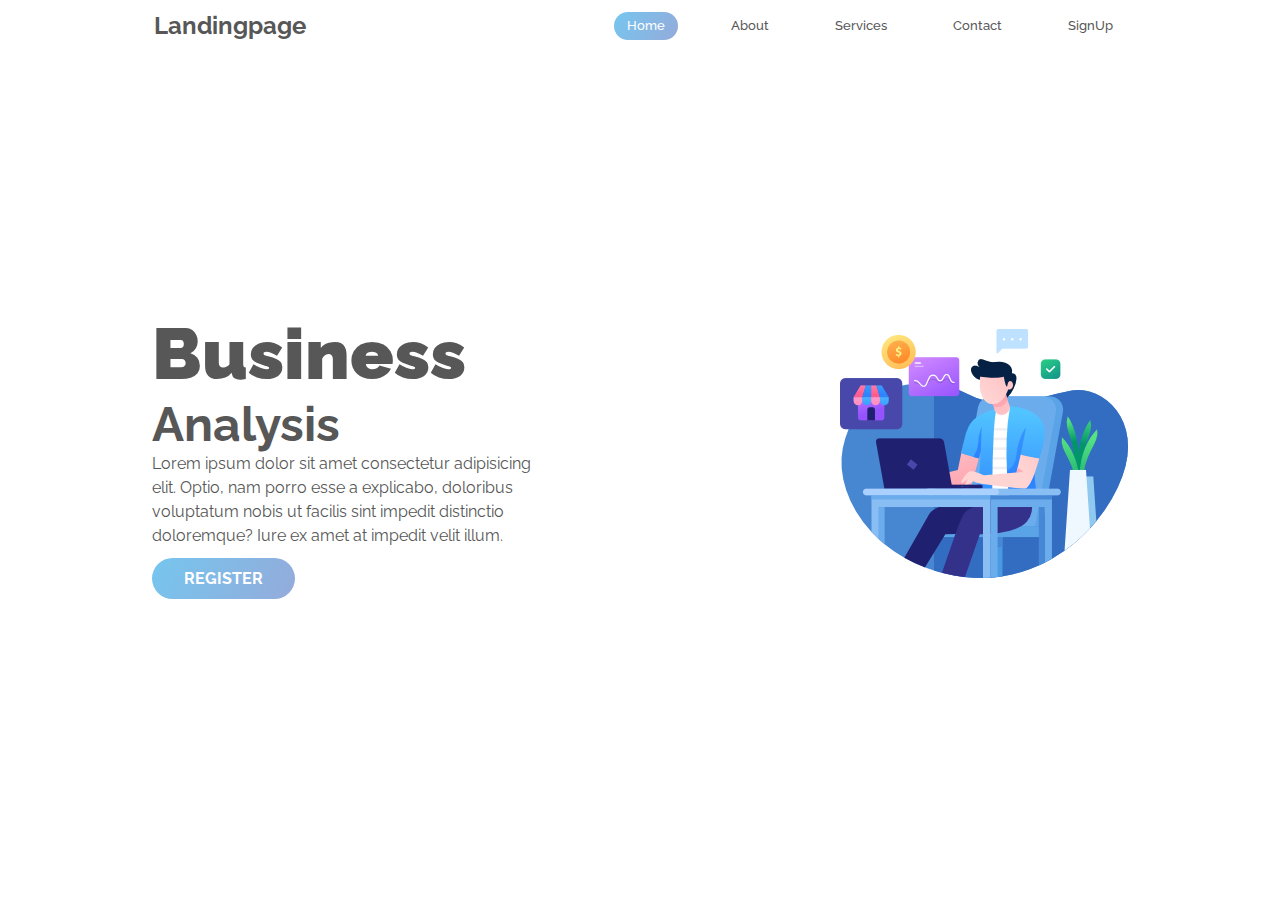
<file: header/index.html>
<!DOCTYPE html>
<html lang="en">
  <head>
    <meta charset="UTF-8" />
    <meta http-equiv="X-UA-Compatible" content="IE=edge" />
    <meta name="viewport" content="width=device-width, initial-scale=1.0" />
    <title>Landing Page</title>
    <link rel="stylesheet" href="style.css" />
    <link
      rel="stylesheet"
      href="https://cdnjs.cloudflare.com/ajax/libs/font-awesome/4.7.0/css/font-awesome.min.css"
    />
  </head>
  <body>
    <nav>
      <div class="nav-brand"><h2>Landingpage</h2></div>
      <ul>
        <li><a class="nav-link active" href="">Home</a></li>
        <li><a class="nav-link" href="">About</a></li>
        <li><a class="nav-link" href="">Services</a></li>
        <li><a class="nav-link" href="">Contact</a></li>
        <li><a class="nav-link" href="">SignUp</a></li>
      </ul>
      <div class="menu-toggle">
        <input type="checkbox" />
        <span></span>
        <span></span>
        <span></span>
      </div>
    </nav>
    <header>
      <div class="text-header">
        <h1>Business</h1>
        <h2>Analysis</h2>
        <p>
          Lorem ipsum dolor sit amet consectetur adipisicing elit. Optio, nam
          porro esse a explicabo, doloribus voluptatum nobis ut facilis sint
          impedit distinctio doloremque? Iure ex amet at impedit velit illum.
        </p>
        <button>Register</button>
      </div>
      <div class="img-header">
        <img src="Img/header.png" alt="" />
      </div>
    </header>
    <script src="script.js"></script>
  </body>
</html>
<!-- <a href='https://www.freepik.com/vectors/business'>Business vector created by pikisuperstar - www.freepik.com</a> -->
</file>
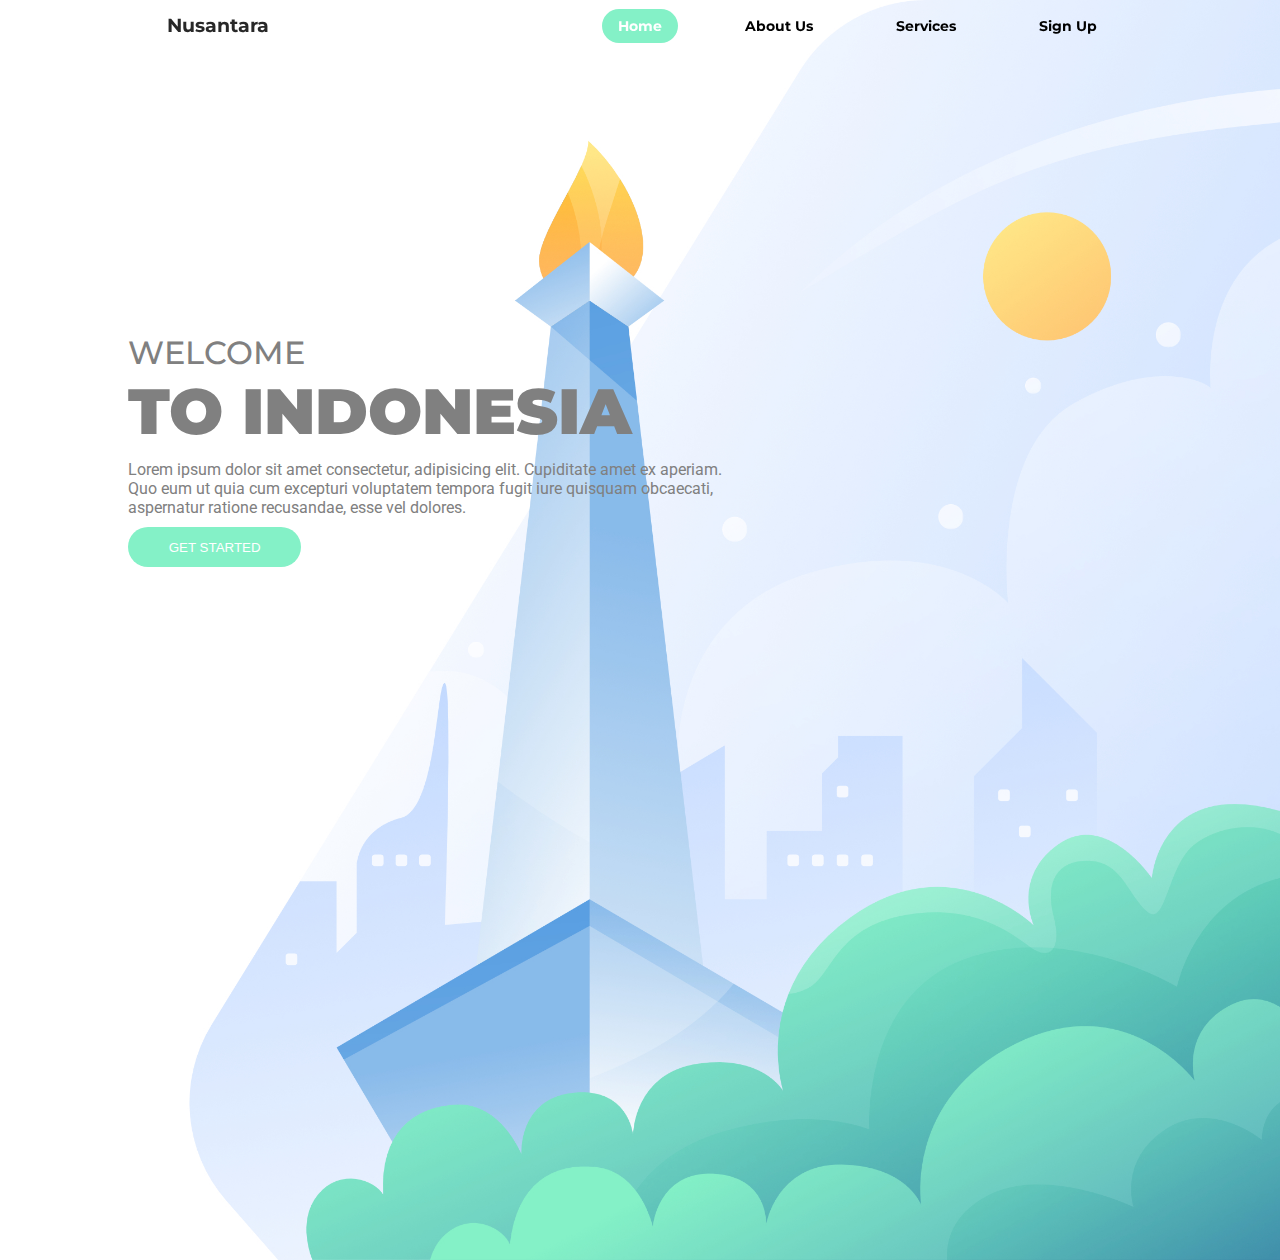
<file: Nusantara/index.html>
<!DOCTYPE html>
<html lang="en">
  <head>
    <meta charset="UTF-8" />
    <meta http-equiv="X-UA-Compatible" content="IE=edge" />
    <meta name="viewport" content="width=device-width, initial-scale=1.0" />
    <title>Nusantara</title>
    <link rel="stylesheet" href="assets/css/style.css" />
    <link rel="stylesheet" href="assets/css/preloader.css" />
  </head>
  <body>
    <div id="loader-wrapper">
      <div id="loader"></div>
      <div class="loader-section"></div>
      <h2>Loading...</h2>
    </div>

    <main>
      <nav>
        <div class="brand"><h3>Nusantara</h3></div>
        <ul>
          <li><a href="" class="nav-link active">Home</a></li>
          <li><a href="" class="nav-link">About Us</a></li>
          <li><a href="" class="nav-link">Services</a></li>
          <li><a href="" class="nav-link">Sign Up</a></li>
        </ul>
        <div class="toggle-nav">
          <input type="checkbox" />
          <span></span>
          <span></span>
          <span></span>
        </div>
      </nav>
      <header>
        <h1 class="judul">Welcome</h1>
        <h1 class="subjudul">To Indonesia</h1>
        <p>
          Lorem ipsum dolor sit amet consectetur, adipisicing elit. Cupiditate
          amet ex aperiam. Quo eum ut quia cum excepturi voluptatem tempora
          fugit iure quisquam obcaecati, aspernatur ratione recusandae, esse vel
          dolores.
        </p>
        <button class="btn">Get Started</button>
      </header>
    </main>

    <script src="assets/js/script.js"></script>
  </body>
</html>
<!-- <a href="http://www.freepik.com">Designed by pikisuperstar / Freepik</a> -->
</file>
<file: header/style.css>
@import url("https://fonts.googleapis.com/css2?family=Raleway:wght@400;500;700;900&display=swap");

:root {
  --primary: #75c6ef;
  --secondary: #5176c3;
  --text: rgb(87, 87, 87);
}

* {
  margin: 0;
  padding: 0;
  font-family: "Raleway";
}

/* navbar */
nav {
  display: flex;
  justify-content: space-around;
  height: 50px;
  color: var(--text);
  align-items: center;
}
nav ul {
  display: flex;
  justify-content: space-between;
  list-style: none;
  width: 40%;
}
.nav-link {
  padding: 0.5em 1em;
  font-size: 0.8em;
  font-weight: 500;
  text-decoration: none;
  color: var(--text);
}
.nav-link:hover {
  color: var(--primary);
}
.active {
  border-radius: 1.5rem;
  color: white;
  background-color: var(--primary);
  background: linear-gradient(120deg, #75c6ef, #5175c39c);
  transition: all 0.5s;
}
.active:hover {
  color: white;
}

/* hambburger menu */
.menu-toggle {
  display: none;
  flex-direction: column;
  height: 20px;
  justify-content: space-between;
  position: relative;
}
.menu-toggle input {
  position: absolute;
  width: 28px;
  height: 30px;
  top: -5px;
  right: -1px;
  opacity: 0;
  cursor: pointer;
  z-index: 2;
}
.menu-toggle span {
  display: block;
  width: 28px;
  height: 3px;
  background-color: var(--text);
  border-radius: 3px;
  transition: all 0.5s;
}
/* hamburger menu animation */
.menu-toggle span:nth-child(2) {
  transform-origin: 0 0;
}
.menu-toggle span:nth-child(4) {
  transform-origin: 0 100%;
}
.menu-toggle input:checked ~ span:nth-child(2) {
  transform: rotate(45deg) translate(-1px, -1px);
}
.menu-toggle input:checked ~ span:nth-child(4) {
  transform: rotate(-45deg) translate(-1px, 0);
}
.menu-toggle input:checked ~ span:nth-child(3) {
  transform: scale(0);
}

/* header */
header {
  display: flex;
  justify-content: space-around;
  height: 90vh;
  align-items: center;
}
header .text-header {
  color: var(--text);
  width: 30%;
}
.text-header > h1 {
  font-size: 4.5em;
  font-weight: 900;
}
.text-header > h2 {
  font-size: 3em;
  font-weight: 700;
}
.text-header > p {
  line-height: 150%;
}
.text-header > button {
  margin-top: 10px;
  font-size: 1em;
  text-transform: uppercase;
  font-weight: bold;
  background-color: var(--primary);
  background: linear-gradient(120deg, #75c6ef, #5175c39c);
  color: white;
  padding: 0.7rem 2rem;
  border-radius: 2rem;
  border: none;
}

/* responsive 768*/
@media screen and (max-width: 992px) {
  nav ul {
    width: 60%;
  }
  .text-header > h1 {
    font-size: 3em;
  }
  .text-header > h2 {
    font-size: 2em;
  }
}

/* responsive 576 */
@media screen and (max-width: 576px) {
  .menu-toggle {
    display: flex;
  }
  nav ul {
    display: none;
    position: absolute;
    flex-direction: column;
    left: 0;
    top: 0;
    background-color: white;
    width: 100%;
    margin-top: 50px;
    padding: 10px 0;
    z-index: 999;
  }
  .active {
    border-radius: 0;
    background-color: transparent;
    background: transparent;
    color: var(--secondary);
  }
  .nav-link {
    font-size: 14px;
  }
  .active:hover {
    color: var(--secondary);
  }
  nav .slide {
    display: flex;
    animation: slideY 1s forwards cubic-bezier(0.37, 0.2, 0.69, 1.32);
  }
  @keyframes slideY {
    0% {
      height: 0;
    }
    100% {
      height: 20vh;
    }
  }
  header {
    display: grid;
    padding: 0 10%;
    text-align: center;
    grid-template-areas: "img img" "text text";
    grid-template-columns: 1fr 1fr;
    grid-template-rows: 2fr;
  }
  header .img-header {
    grid-area: img;
  }
  header .text-header {
    width: 100%;
    grid-area: text;
  }
}
</file>
<file: Nusantara/assets/css/style.css>
@import url("https://fonts.googleapis.com/css2?family=Montserrat:wght@400;500;700;800;900&family=Roboto:wght@400;500;700;900&display=swap");

:root {
  --primary-color: #84f1c7;
  --secondary-color: #4084b6;
  --text-color: #808080;
  --text-color-primary: #282828;
}
* {
  padding: 0;
  margin: 0;
}
main {
  background-image: url("../img/header.jpg");
  height: 140vh;
  background-size: cover;
  background-position: top right;
  background-repeat: no-repeat;
  font-family: "Montserrat";
}
nav {
  position: fixed;
  width: 100%;
  color: var(--text-color-primary);
  display: flex;
  justify-content: space-around;
  height: 50px;
  align-items: center;
}
nav ul {
  display: flex;
  list-style: none;
  width: 40%;
  justify-content: space-between;
}
nav .nav-link {
  color: black;
  padding: 0.5rem 1rem;
  font-size: 0.9em;
  font-weight: bold;
  text-decoration: none;
}
nav .nav-link:hover {
  color: var(--secondary-color);
}
nav .active {
  background-color: var(--primary-color);
  color: white;
  border-radius: 2rem;
  transition: all 1s;
}
nav .active:hover {
  color: white;
  background-color: var(--secondary-color);
  animation: buttonHover 2s forwards;
}
@keyframes buttonHover {
  0% {
    width: 0px;
  }
  100% {
    width: 100%;
  }
}
/* hamburger menu */
.toggle-nav {
  display: none;
  position: relative;
  flex-direction: column;
  justify-content: space-between;
  height: 20px;
}
.toggle-nav input {
  position: absolute;
  height: 20px;
  width: 24px;
  opacity: 0;
  z-index: 2;
  cursor: pointer;
}
.toggle-nav span {
  display: block;
  width: 24px;
  height: 3px;
  background-color: var(--text-color-primary);
  border-radius: 3px;
  transition: all 1s;
}
.toggle-nav input:hover ~ span {
  background-color: var(--secondary-color);
}
.toggle-nav span:nth-child(2) {
  transform-origin: 0% 0%;
}
.toggle-nav span:nth-child(4) {
  transform-origin: 0% 100%;
}
.toggle-nav input:checked ~ span:nth-child(2) {
  background-color: var(--secondary-color);
  transform: rotate(45deg);
}
.toggle-nav input:checked ~ span:nth-child(4) {
  background-color: var(--secondary-color);
  transform: rotate(-45deg) translate(0px, -1px);
}
.toggle-nav input:checked ~ span:nth-child(3) {
  transform: scale(0);
}

/* header */
header {
  display: flex;
  flex-direction: column;
  color: var(--text-color);
  justify-content: center;
  height: 100vh;
  padding: 0% 10%;
}
header h1 {
  text-transform: uppercase;
}
header .judul {
  font-weight: 500;
}
header .subjudul {
  font-weight: 900;
  font-size: 4em;
}
header p {
  font-family: "Roboto";
  width: 60%;
  padding: 10px 0;
}
.btn {
  background-color: var(--primary-color);
  color: white;
  width: 13em;
  height: 3em;
  text-transform: uppercase;
  border: none;
  border-radius: 2em;
}
.btn:hover {
  cursor: pointer;
  background-color: var(--secondary-color);
}
@media screen and (max-width: 992px) {
  nav ul {
    width: 70%;
  }
}
@media screen and (max-width: 576px) {
  main {
    height: 100vh;
    position: top right;
  }
  .show {
    display: flex;
  }
  nav ul {
    display: none;
    position: absolute;
    top: 0;
    left: 0;
    padding-top: 50px;
    height: 20vh;
    padding-left: 20px;
    padding-bottom: 50px;
    background-color: white;
    flex-direction: column;
    width: 100%;
    border-bottom-left-radius: 2em;
    animation: slide 1s;
  }
  @keyframes slide {
    0% {
      height: 0px;
    }
    100% {
      height: 20vh;
    }
  }
  nav .active {
    color: var(--secondary-color);
    background-color: transparent;
  }
  nav .nav-link {
    font-size: 18px;
  }
  nav .active:hover {
    background-color: transparent;
    color: var(--secondary-color);
  }
  .toggle-nav {
    display: flex;
  }
  header {
    padding: 0;
    text-align: center;
    align-items: center;
  }
  header .subjudul {
    font-size: 2em;
  }
  header p {
    width: 90%;
  }
}
</file>
<file: Nusantara/assets/css/preloader.css>
body {
  background-color: white;
}
/* loader */
#loader-wrapper {
  position: fixed;
  top: 0;
  left: 0;
  width: 100%;
  height: 100%;
  z-index: 9990;
}
/* text loading */
#loader-wrapper h2 {
  display: block;
  position: relative;
  top: 40%;
  font-size: 36px;
  font-family: "Trebuchet MS";
  text-align: center;
  color: burlywood;
  z-index: 9991;
  animation: myMove 1.5s infinite alternate;
}
@keyframes myMove {
  0% {
    opacity: 100;
  }
  100% {
    opacity: 0;
  }
}
/* loader animation */
#loader-wrapper #loader {
  display: block;
  position: relative;
  left: 49%;
  top: 35%;
  width: 150px;
  height: 150px;
  border-radius: 50%;
  margin: -75px 0 0 -75px;
  border: 5px solid transparent;
  border-top-color: lightblue;
  border-bottom-color: lightblue;
  z-index: 9991;
  animation: spin 1s linear infinite;
}
#loader-wrapper #loader:before {
  content: "";
  position: absolute;
  top: 10px;
  left: 10px;
  right: 10px;
  bottom: 10px;
  border: 5px solid transparent;
  border-radius: 50%;
  border-left-color: #e74c3c;
  border-right-color: #e74c3c;
  z-index: 9991;
  animation: spin 0.5s ease-in-out infinite;
}

#loader-wrapper #loader:after {
  content: "";
  position: absolute;
  top: 40px;
  left: 40px;
  right: 40px;
  bottom: 40px;
  border-radius: 50%;
  border: 5px solid transparent;
  border-top-color: #f9c922;
  border-bottom-color: #f9c922;
  z-index: 9991;
  animation: spin 1s ease infinite;
}
@keyframes spin {
  0% {
    transform: rotate(0deg);
  }

  100% {
    transform: rotate(360deg);
  }
}
/*Background Section Animation*/
#loader-wrapper .loader-section {
  position: fixed;
  top: 0;
  width: 100%;
  height: 100%;
  background: white;
  z-index: 9990;
  opacity: 0.7;
}

.loaded {
  display: none;
  transform: translateY(-100%);
  transition: all 0.3s 1s ease-in;
}
</file>
